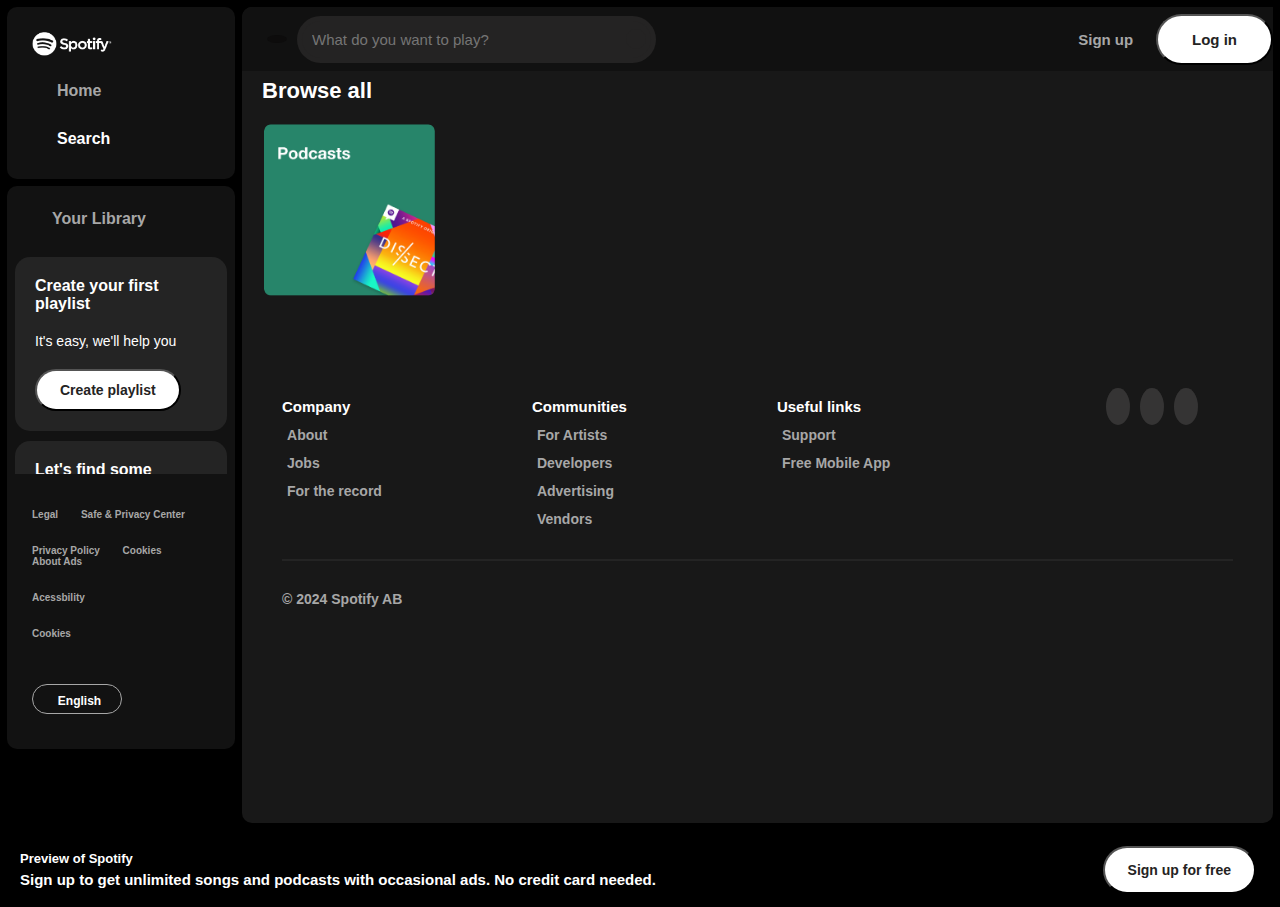
<file: index2.html>
<!DOCTYPE html>
<html lang="en">
  <head>
    <meta charset="UTF-8" />
    <meta name="viewport" content="width=device-width, initial-scale=1.0" />
    <title>Document</title>
    <link
  rel="stylesheet"
  href="https://cdnjs.cloudflare.com/ajax/libs/font-awesome/6.5.1/css/all.min.css"
  integrity="sha512-DTOQO9RWCH3ppGqcWaEA1BIZOC6xxalwEsw9c2QQeAIftl+Vegovlnee1c9QX4TctnWMn13TZye+giMm8e2LwA=="
  crossorigin="anonymous"
  referrerpolicy="no-referrer"
/>
    <link rel="stylesheet" href="/Resources/CSS/style.css" />
  </head>
  <body>
    <div class="wrapper">
      <div class="container">
        <div class="header-sidebar">
          <nav class="sidebar-nav">
           <img src="/Resources/Images/Logo.png" alt="logo spotify">
              <ul>
                <li ><i class="fa-solid fa-house"></i><span>Home</span></li>
                <li style="color:#ffffff">
                  <i class="fa-solid fa-magnifying-glass"></i><span>Search</span>
                </li>
              </ul>
            </nav>
            <nav class="sidebar-nav box2">
                <ul>
                  <li ><div class="library"><i class=" fa-solid fa-book"></i></i><span>Your Library</span></div></li>
                  <div class="create">
                    <i class="fa-solid fa-plus plus"></i>
                    <p class="hover">Create playlist or folder</p>
                    <p class="active">Create a new playlist</p>
                  </div>
                  <li>
                   <div class="sidebar-scroll">
                    <div class="playlist">
                        <h4>Create your first playlist</h4>
                        <p>It's easy, we'll help you</p>
                        <button class="btn">Create playlist</button>
                    </div>
                    <div class="playlist">
                        <h4>Let's find some podcasts to follow</h4>
                        <p>We'll keep you updated on new episodes</p>
                        <button class="btn">Browse podcasts</button>
                    </div>
                   </div>
                  </li>
                </ul>
                <div class="privacy">
                    <ul>
                      <li>
                        <a href="">Legal</a>
                        <a href="">Safe & Privacy Center</a>   
                      </li>
                      <li>
                        <a href="">Privacy Policy</a>
                        <a href="">Cookies</a>
                        <a href="">About Ads</a>
                      </li>
                      <li>
                        <a href="">Acessbility</a>
                      </li>
                      <li>
                        <a href="">Cookies</a>
                      </li>
                    </ul>
                  </div>
                  <div class="eng-btn">
                    <i class="fa-solid fa-globe"></i>
                    <button>English</button>
                  </div>
          </nav>
        </div>
        <div class="main">
          <div class="content">
            <div class="top-nav">
              <div class="prev-btn">
                <button><i style="color:#ffffff" class="fa-solid fa-chevron-left"></i></button>
                <button><i class="fa-solid fa-chevron-right"></i></button>
              </div>
              <form action="" id="search-box">
                <button id="search-btn"><i class="fa-solid fa-magnifying-glass"></i></button>
                <input type="text" placeholder="What do you want to play?" id="search-text">
              </form>
              <div class="button">
                <button class="sign-up">Sign up</button>
                <button class="btn login">Log in</button>
              </div>
            </div>
            <h2>Browse all</h2>
            <ul class="spotify albums">
              <li class="item">
                <img src="/Resources/Images/Podcasts.png" alt="Podcasts">
              </li>
            </ul>   
            <div class="footer-section">
              <div class="footer1">
                <div class="footer-links">
                  <div class="footer-column">
                    <div>Company</div>
                    <ul class="col-links">
                      <li><a href="">About</a></li>
                      <li><a href="">Jobs</a></li>
                      <li><a href="">For the record</a></li>
                    </ul>
                  </div>
                  <div class="footer-column">
                    <div>Communities</div>
                    <ul class="col-links">
                      <li><a href="">For Artists</a></li>
                      <li><a href="">Developers</a></li>
                      <li><a href="">Advertising</a></li>
                      <li><a href="">Vendors</a></li>
                    </ul>
                  </div>
                  <div class="footer-column">
                    <div>Useful links</div>
                    <ul class="col-links">
                      <li><a href="">Support</a></li>
                      <li><a href="">Free Mobile App</a></li>
                    </ul>
                  </div>  
                </div>
                <div class="social-links">
                  <div>
                    <i class="fa-brands fa-facebook"></i>
                    <i class="fa-brands fa-twitter"></i>
                    <i class="fa-brands fa-instagram"></i>
                  </div>
                </div>
              </div>
              <hr>
              <div >
                <p class="copyright">&copy; 2024 Spotify AB</p>
              </div>
            </div>
          </div>
        </div>
      </div>
        <div class="preview">
          <div class="text">
            <h4>Preview of Spotify</h4>
            <p>Sign up to get unlimited songs and podcasts with occasional ads. No credit card needed.</p>
          </div>
          <button class="btn last-btn">Sign up for free</button>
        </div>
      </div>
    <script src="/Resources/JavaScript/timkiem.js"></script>
    <script>
      let active= document.querySelector(".active");
      let plus = document.querySelector(".plus");
      plus.addEventListener("click", function(){
        active.classList.toggle("show");
      })

      document.getElementById('search-text').addEventListener('focus', function() {
        document.getElementById('search-box').style.backgroundColor = 'rgb(44, 44, 44)';
        document.getElementById('search-text').style.backgroundColor = 'rgb(44, 44, 44)';
        document.getElementById('search-btn').style.backgroundColor = 'rgb(44, 44, 44)';
      });

      document.getElementById('search-text').addEventListener('blur', function() {
        document.getElementById('search-box').style.backgroundColor = '#242323';
      });
    </script>
  </body>
</html>
</file>
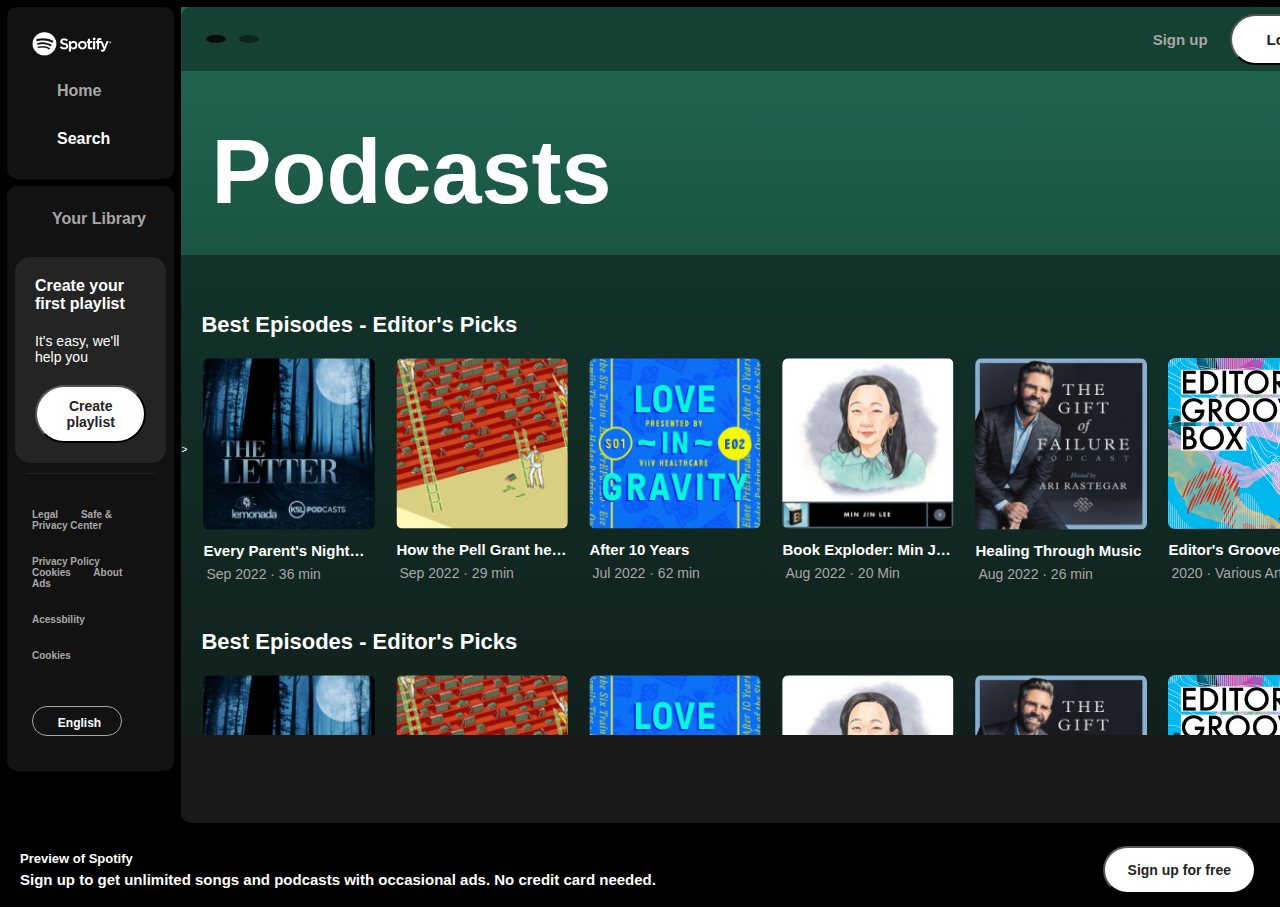
<file: index3.html>
<!DOCTYPE html>
<html lang="en">
  <head>
    <meta charset="UTF-8" />
    <meta name="viewport" content="width=device-width, initial-scale=1.0" />
    <title>Document</title>
    <link
  rel="stylesheet"
  href="https://cdnjs.cloudflare.com/ajax/libs/font-awesome/6.5.1/css/all.min.css"
  integrity="sha512-DTOQO9RWCH3ppGqcWaEA1BIZOC6xxalwEsw9c2QQeAIftl+Vegovlnee1c9QX4TctnWMn13TZye+giMm8e2LwA=="
  crossorigin="anonymous"
  referrerpolicy="no-referrer"
/>
    <link rel="stylesheet" href="/Resources/CSS/style.css" />
  </head>
  <body>
    <div class="wrapper">
      <div class="container">
        <div class="header-sidebar">
          <nav class="sidebar-nav">
           <img src="/Resources/Images/Logo.png" alt="logo spotify">
              <ul>
                <li ><i class="fa-solid fa-house"></i><span>Home</span></li>
                <li style="color:#ffffff">
                  <i class="fa-solid fa-magnifying-glass"></i><span>Search</span>
                </li>
              </ul>
            </nav>
            <nav class="sidebar-nav box2">
                <ul>
                  <li ><div class="library"><i class=" fa-solid fa-book"></i></i><span>Your Library</span></div></li>
                  <div class="create">
                    <i class="fa-solid fa-plus plus"></i>
                    <p class="hover">Create playlist or folder</p>
                    <p class="active">Create a new playlist</p>
                  </div>
                  <li>
                   <div class="sidebar-scroll">
                    <div class="playlist">
                        <h4>Create your first playlist</h4>
                        <p>It's easy, we'll help you</p>
                        <button class="btn">Create playlist</button>
                    </div>
                    <div class="playlist">
                        <h4>Let's find some podcasts to follow</h4>
                        <p>We'll keep you updated on new episodes</p>
                        <button class="btn">Browse podcasts</button>
                    </div>
                   </div>
                  </li>
                </ul>
                <div class="privacy">
                    <ul>
                      <li>
                        <a href="">Legal</a>
                        <a href="">Safe & Privacy Center</a>   
                      </li>
                      <li>
                        <a href="">Privacy Policy</a>
                        <a href="">Cookies</a>
                        <a href="">About Ads</a>
                      </li>
                      <li>
                        <a href="">Acessbility</a>
                      </li>
                      <li>
                        <a href="">Cookies</a>
                      </li>
                    </ul>
                  </div>
                  <div class="eng-btn">
                    <i class="fa-solid fa-globe"></i>
                    <button>English</button>
                  </div>
          </nav>
        </div>
        <div class="main">
          <div style="background-color: #121212" class="content">
            <div class="top-nav trang3">
              <div class="prev-btn">
                <button><i style="color:#ffffff" class="fa-solid fa-chevron-left"></i></button>
                <button style="background-color:#0c251e"><i   class="fa-solid fa-chevron-right"></i></button>
              </div>
              <div class="button">
                <button class="sign-up">Sign up</button>
                <button class="btn login">Log in</button>
              </div>
            </div>
            <div class="podcasts">
                <h1>Podcasts</h1>
            </div>>
            <div id="container">
              <h2>Best Episodes - Editor's Picks</h2>
              <ul class="spotify albums">
                <li class="item">
                  <img src="/Resources/Images/TheLetter.png" alt="Every Parent's Nightmare">
                  <div class="play-btn"><span><i class="fa-solid fa-play"></i></span></div>
                  <h4>Every Parent's Nightmare</h4>
                  <p>Sep 2022 · 36 min</p>
                </li>
                <li class="item">
                  <img src="/Resources/Images/Something.png" alt="How the Pell Grant helped">
                  <div class="play-btn"><span><i class="fa-solid fa-play"></i></span></div>
                  <h4>How the Pell Grant helped</h4>
                  <p>Sep 2022 · 29 min</p>
                </li>
                <li class="item">
                  <img src="/Resources/Images/LoveInGravity.png" alt="LoveInGravity">
                  <div class="play-btn"><span><i class="fa-solid fa-play"></i></span></div>
                  <h4>After 10 Years</h4>
                  <p>Jul 2022 · 62 min</p>
                </li>
                <li class="item">
                  <img src="/Resources/Images/MinJinLee.png" alt="MinJinLee">
                  <div class="play-btn"><span><i class="fa-solid fa-play"></i></span></div>
                  <h4>Book Exploder: Min Jin Lee</h4>
                  <p>Aug 2022 · 20 Min</p>
                </li>
                <li class="item">
                  <img src="/Resources/Images/TheGift.png" alt="TheGift">
                  <div class="play-btn"><span><i class="fa-solid fa-play"></i></span></div>
                  <h4>Healing Through Music </h4>
                  <p>Aug 2022 · 26 min</p>
                </li>
                <li class="item">
                  <img src="/Resources/Images/GrooveBox.jfif" alt="Editor's Groove Box">
                  <div class="play-btn"><span><i class="fa-solid fa-play"></i></span></div>
                  <h4>Editor's Groove Box, Vol. 2 </h4>
                  <p>2020 · Various Artists</p>
                </li>   
              </ul> 
              <h2>Best Episodes - Editor's Picks</h2>
              <ul class="spotify albums">
                <li class="item">
                  <img src="/Resources/Images/TheLetter.png" alt="Every Parent's Nightmare">
                  <div class="play-btn"><span><i class="fa-solid fa-play"></i></span></div>
                  <h4>Every Parent's Nightmare</h4>
                  <p>Sep 2022 · 36 min</p>
                </li>
                <li class="item">
                  <img src="/Resources/Images/Something.png" alt="How the Pell Grant helped">
                  <div class="play-btn"><span><i class="fa-solid fa-play"></i></span></div>
                  <h4>How the Pell Grant helped</h4>
                  <p>Sep 2022 · 29 min</p>
                </li>
                <li class="item">
                  <img src="/Resources/Images/LoveInGravity.png" alt="LoveInGravity">
                  <div class="play-btn"><span><i class="fa-solid fa-play"></i></span></div>
                  <h4>After 10 Years</h4>
                  <p>Jul 2022 · 62 min</p>
                </li>
                <li class="item">
                  <img src="/Resources/Images/MinJinLee.png" alt="MinJinLee">
                  <div class="play-btn"><span><i class="fa-solid fa-play"></i></span></div>
                  <h4>Book Exploder: Min Jin Lee</h4>
                  <p>Aug 2022 · 20 Min</p>
                </li>
                <li class="item">
                  <img src="/Resources/Images/TheGift.png" alt="TheGift">
                  <div class="play-btn"><span><i class="fa-solid fa-play"></i></span></div>
                  <h4>Healing Through Music </h4>
                  <p>Aug 2022 · 26 min</p>
                </li>
                <li class="item">
                  <img src="/Resources/Images/GrooveBox.jfif" alt="Editor's Groove Box">
                  <div class="play-btn"><span><i class="fa-solid fa-play"></i></span></div>
                  <h4>Editor's Groove Box, Vol. 2 </h4>
                  <p>2020 · Various Artists</p>
                </li>   
              </ul>
              <button id="seeAll"> See all categories <i class="fa-solid fa-chevron-right"></i></button>     
            </div>  
            <div style="background-color: #121212" class="footer-section">
              <div class="footer1">
                <div class="footer-links">
                  <div class="footer-column">
                    <div>Company</div>
                    <ul class="col-links">
                      <li><a href="">About</a></li>
                      <li><a href="">Jobs</a></li>
                      <li><a href="">For the record</a></li>
                    </ul>
                  </div>
                  <div class="footer-column">
                    <div>Communities</div>
                    <ul class="col-links">
                      <li><a href="">For Artists</a></li>
                      <li><a href="">Developers</a></li>
                      <li><a href="">Advertising</a></li>
                      <li><a href="">Vendors</a></li>
                    </ul>
                  </div>
                  <div class="footer-column">
                    <div>Useful links</div>
                    <ul class="col-links">
                      <li><a href="">Support</a></li>
                      <li><a href="">Free Mobile App</a></li>
                    </ul>
                  </div>  
                </div>
                <div class="social-links">
                  <div>
                    <i class="fa-brands fa-facebook"></i>
                    <i class="fa-brands fa-twitter"></i>
                    <i class="fa-brands fa-instagram"></i>
                  </div>
                </div>
              </div>
              <hr>
              <div >
                <p class="copyright">&copy; 2024 Spotify AB</p>
              </div>
            </div>
          </div>
        </div>
      </div>
        <div class="preview">
          <div class="text">
            <h4>Preview of Spotify</h4>
            <p>Sign up to get unlimited songs and podcasts with occasional ads. No credit card needed.</p>
          </div>
          <button class="btn last-btn">Sign up for free</button>
        </div>
      </div>
    <script>
      let active= document.querySelector(".active");
      let plus = document.querySelector(".plus");
      plus.addEventListener("click", function(){
        active.classList.toggle("show");
      })

      document.getElementById('search-text').addEventListener('focus', function() {
        document.getElementById('search-box').style.backgroundColor = 'rgb(44, 44, 44)';
        document.getElementById('search-text').style.backgroundColor = 'rgb(44, 44, 44)';
        document.getElementById('search-btn').style.backgroundColor = 'rgb(44, 44, 44)';
      });

      document.getElementById('search-text').addEventListener('blur', function() {
        document.getElementById('search-box').style.backgroundColor = '#242323';
      });
    </script>
  </body>
</html>
</file>
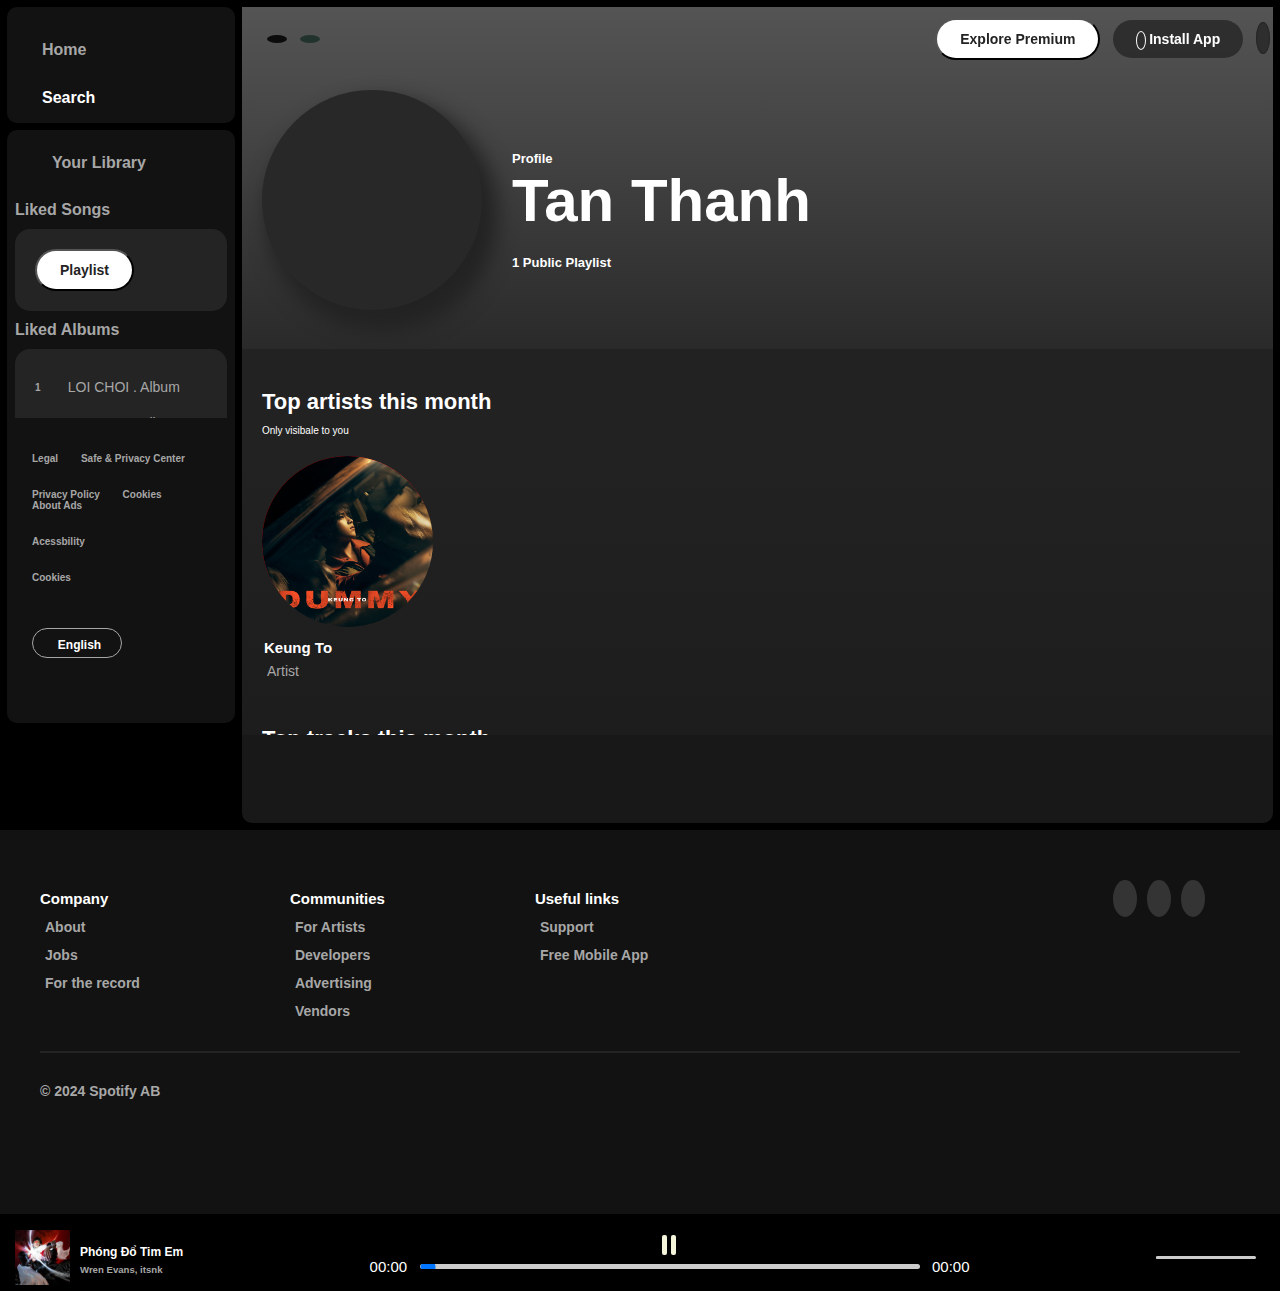
<file: index4.html>
<!DOCTYPE html>
<html lang="en">
  <head>
    <meta charset="UTF-8" />
    <meta name="viewport" content="width=device-width, initial-scale=1.0" />
    <title>Document</title>
    <link
  rel="stylesheet"
  href="https://cdnjs.cloudflare.com/ajax/libs/font-awesome/6.5.1/css/all.min.css"
  integrity="sha512-DTOQO9RWCH3ppGqcWaEA1BIZOC6xxalwEsw9c2QQeAIftl+Vegovlnee1c9QX4TctnWMn13TZye+giMm8e2LwA=="
  crossorigin="anonymous"
  referrerpolicy="no-referrer"
/>
    <link rel="stylesheet" href="/Resources/CSS/style.css" />
  </head>
  <body>
    <div class="wrapper">
      <div class="container">
        <div class="header-sidebar">
          <nav style="padding:10px" class="sidebar-nav">
              <ul>
                <li ><i class="fa-solid fa-house"></i><span>Home</span></li>
                <li style="color:#ffffff">
                  <i class="fa-solid fa-magnifying-glass"></i><span>Search</span>
                </li>
              </ul>
            </nav>
            <nav style="padding-bottom:50px" class="sidebar-nav box2">
                <ul>
                  <li ><div class="library"><i class=" fa-solid fa-book"></i></i><span>Your Library</span></div></li>
                  <div class="create">
                    <i class="fa-solid fa-plus plus"></i>
                    <p class="hover">Create playlist or folder</p>
                    <p class="active">Create a new playlist</p>
                  </div>
                  <li>
                   <div class="sidebar-scroll">
                    <h4>Liked Songs</h4>
                    <div class="playlist liked liked-songs">
                      <a href="index5.html">
                        <button class="btn">Playlist</button>
                      </a>
                    </div>
                    <h4>Liked Albums</h4>
                    <div class="playlist liked liked-albums">
                      <div class="liked-item">
                        <span>1</span>
                        <p>LOI CHOI . Album</p>
                        <i class="fa-regular fa-heart"></i>
                      </div>
                      <div class="liked-item">
                        <span>1</span>
                        <p>LOI CHOI . Album</p>
                        <i class="fa-regular fa-heart"></i>
                      </div>
                      <div class="liked-item">
                        <span>1</span>
                        <p>LOI CHOI . Album</p>
                        <i class="fa-regular fa-heart"></i>
                      </div>
                      <div class="liked-item">
                        <span>1</span>
                        <p>LOI CHOI . Album</p>
                        <i class="fa-regular fa-heart"></i>
                      </div>
                    </div>
                  </div>
                  </li>
                </ul>
                <div class="privacy">
                    <ul>
                      <li>
                        <a href="">Legal</a>
                        <a href="">Safe & Privacy Center</a>   
                      </li>
                      <li>
                        <a href="">Privacy Policy</a>
                        <a href="">Cookies</a>
                        <a href="">About Ads</a>
                      </li>
                      <li>
                        <a href="">Acessbility</a>
                      </li>
                      <li>
                        <a href="">Cookies</a>
                      </li>
                    </ul>
                  </div>
                  <div class="eng-btn">
                    <i class="fa-solid fa-globe"></i>
                    <button>English</button>
                  </div>
          </nav>
        </div>
        <div  class="main">
          <div  class="content">
            <div style="background-color:transparent" class="top-nav trang3">
              <div class="prev-btn">
                <button><i style="color:#ffffff" class="fa-solid fa-chevron-left"></i></button>
                <button style="background-color:#0c251eac"><i   class="fa-solid fa-chevron-right"></i></button>
              </div>
              <div class="button">
                <button class="btn">Explore Premium</button>
                <button class="btn install"><i class="fa-solid fa-down-long"></i> Install App</button>
                <div class="notif"><i class="fa-regular fa-bell"></i></div>
            </div>
            </div>
            <div class="Music-play">
                <div class ="avatar">
                  <i class="fa-regular fa-user"></i>
                </div>
                <div class="content">
                    <p class="catagory">Profile</p>
                    <h2 class="user_name">Tan Thanh</h2>
                    <p class="describe">1 Public Playlist</p>
                </div>
            </div>
            <div id="Playlist" style="padding:0">
              <h2 style="margin-top: 40px;">Top artists this month</h2>
              <p style="margin:10px 20px;">Only visibale to you</p>
              <ul class="spotify artists user_playlist">             
                <li class="item">
                  <img src="/Resources/Images/KeungTo.jfif" alt="Keung To">
                  <div class="play-btn"><span><i class="fa-solid fa-play"></i></span></div>
                  <h4>Keung To</h4>
                  <p>Artist</p></li>
              </ul>
              <div class="playlist-song">
                <h2>Top tracks this month</h2>
                <p style="margin:10px 20px;">Only visibale to you</p>
                <ul>
                  <li class="songItem">
                    <span class="soTT">1</span>
                    <img src="/Resources/Images2/MAKINGMYWAY.jfif">
                    <h5 class="songname">MAKING MY WAY</h5>
                    <p class="artist">Sơn Tùng M-TP</p>
                    <div class="like-btn"><i class="fa-regular fa-heart"></i></div>
                    <span class="songtime">2:14</span>
                  </li> 
                  <li class="songItem">
                    <span class="soTT">1</span>
                    <img src="/Resources/Images2/MAKINGMYWAY.jfif">
                    <h5 class="songname">MAKING MY WAY</h5>
                    <p class="artist">Sơn Tùng M-TP</p>
                    <div class="like-btn"><i class="fa-regular fa-heart"></i></div>
                    <span class="songtime">2:14</span>
                  </li> 
                  <li class="songItem">
                    <span class="soTT">1</span>
                    <img src="/Resources/Images2/MAKINGMYWAY.jfif">
                    <h5 class="songname">MAKING MY WAY</h5>
                    <p class="artist">Sơn Tùng M-TP</p>
                    <div class="like-btn"><i class="fa-regular fa-heart"></i></div>
                    <span class="songtime">2:14</span>
                  </li> 
                  <li class="songItem">
                    <span class="soTT">1</span>
                    <img src="/Resources/Images2/MAKINGMYWAY.jfif">
                    <h5 class="songname">MAKING MY WAY</h5>
                    <p class="artist">Sơn Tùng M-TP</p>
                    <div class="like-btn"><i class="fa-regular fa-heart"></i></div>
                    <span class="songtime">2:14</span>
                  </li> 
                  <li class="songItem">
                    <span class="soTT">1</span>
                    <img src="/Resources/Images2/MAKINGMYWAY.jfif">
                    <h5 class="songname">MAKING MY WAY</h5>
                    <p class="artist">Sơn Tùng M-TP</p>
                    <div class="like-btn"><i class="fa-regular fa-heart"></i></div>
                    <span class="songtime">2:14</span>
                  </li> 
                </ul>
              </div>
              <h2 style="margin-top: 40px;">PUBLIC PLAYLIST</h2>
              <ul class="spotify albums user_playlist">             
                <li class="item">
                  <img src="/Resources/Images2/playlist.png" alt="Keung To">
                  <div class="play-btn"><span><i class="fa-solid fa-play"></i></span></div>
                  <h4>My Playlist #1</h4>
                  <p>By Tan Thanh</p>
                </li>
              </ul>
              </div>
            </div> 
            </div>  
            </div>
            <div style="background-color: #121212" class="footer-section">
              <div class="footer1">
                <div class="footer-links">
                  <div class="footer-column">
                    <div>Company</div>
                    <ul class="col-links">
                      <li><a href="">About</a></li>
                      <li><a href="">Jobs</a></li>
                      <li><a href="">For the record</a></li>
                    </ul>
                  </div>
                  <div class="footer-column">
                    <div>Communities</div>
                    <ul class="col-links">
                      <li><a href="">For Artists</a></li>
                      <li><a href="">Developers</a></li>
                      <li><a href="">Advertising</a></li>
                      <li><a href="">Vendors</a></li>
                    </ul>
                  </div>
                  <div class="footer-column">
                    <div>Useful links</div>
                    <ul class="col-links">
                      <li><a href="">Support</a></li>
                      <li><a href="">Free Mobile App</a></li>
                    </ul>
                  </div>  
                </div>
                <div class="social-links">
                  <div>
                    <i class="fa-brands fa-facebook"></i>
                    <i class="fa-brands fa-twitter"></i>
                    <i class="fa-brands fa-instagram"></i>
                  </div>
                </div>
              </div>
              <hr>
              <div >
                <p class="copyright">&copy; 2024 Spotify AB</p>
              </div>
            </div>
          </div>
        </div>
      </div>
      <div class="preview music-box">
        <audio src="" id="audio"></audio>
          <div class="play-song">
            <img src="/Resources/Images/WrenEvans.jpg" alt="">
            <h5 class="play-songname">
              Phóng Đổ Tim Em
              <br>
              <p class="subtitle">Wren Evans, itsnk</p>
            </h5>
          </div>
          <div class="play-box">
            <div class="controls">
              <button class=" btnback"><i class="fa-solid fa-backward-step"></i></i></button>
              <button class="btn-play">
                <span></span>
                <span></span>
              </button>
              <button class="btnnext">
                <i class="fa-solid fa-forward-step"></i>
              </button>
            </div>
            <div class="music-slider">
              <input type="range" value="0" class="seek-bar" />
              <span class="current-time">00:00</span>
              <span class="music-time">00:00</span>
            </div>
          </div>
          <div class="music-volumn">
            <span><i id="vol-icon" class="fa-solid fa-volume-low"></i></span>
            <input type="range" value="0" class="volumn" />
          </div>
      </div>
    </div>
    <script src="/Resources/JavaScript/jscript.js"></script>
    <script>
      let active= document.querySelector(".active");
      let plus = document.querySelector(".plus");
      plus.addEventListener("click", function(){
        active.classList.toggle("show");
      })

    </script>
  </body>
</html>
</file>
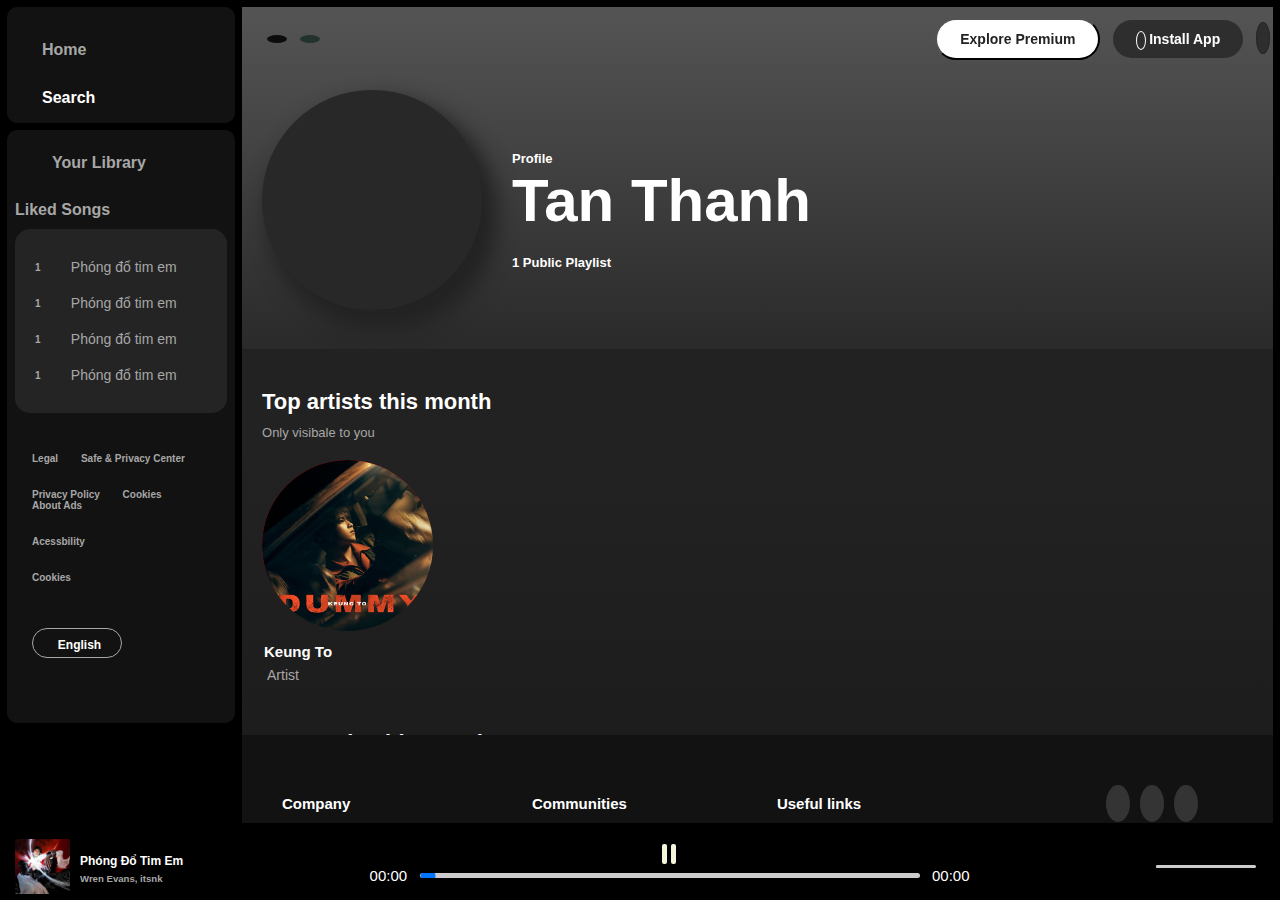
<file: index5.html>
<!DOCTYPE html>
<html lang="en">
  <head>
    <meta charset="UTF-8" />
    <meta name="viewport" content="width=device-width, initial-scale=1.0" />
    <title>Document</title>
    <link
  rel="stylesheet"
  href="https://cdnjs.cloudflare.com/ajax/libs/font-awesome/6.5.1/css/all.min.css"
  integrity="sha512-DTOQO9RWCH3ppGqcWaEA1BIZOC6xxalwEsw9c2QQeAIftl+Vegovlnee1c9QX4TctnWMn13TZye+giMm8e2LwA=="
  crossorigin="anonymous"
  referrerpolicy="no-referrer"
/>
    <link rel="stylesheet" href="/Resources/CSS/style.css" />
  </head>
  <body>
    <div class="wrapper">
      <div class="container">
        <div class="header-sidebar">
          <nav style="padding:10px" class="sidebar-nav">
              <ul>
                <li ><i class="fa-solid fa-house"></i><span>Home</span></li>
                <li style="color:#ffffff">
                  <i class="fa-solid fa-magnifying-glass"></i><span>Search</span>
                </li>
              </ul>
            </nav>
            <nav style="padding-bottom:50px" class="sidebar-nav box2">
                <ul>
                  <li ><div class="library"><i class=" fa-solid fa-book"></i></i><span>Your Library</span></div></li>
                  <div class="create">
                    <i class="fa-solid fa-plus plus"></i>
                    <p class="hover">Create playlist or folder</p>
                    <p class="active">Create a new playlist</p>
                  </div>
                  <li>
                   <div class="sidebar-scroll">
                    <h4>Liked Songs</h4>
                    <div class="playlist liked liked-songs">
                      <div class="liked-item">
                        <span>1</span>
                        <p>Phóng đổ tim em</p>
                        <i class="fa-regular fa-heart"></i>
                      </div>
                      <div class="liked-item">
                        <span>1</span>
                        <p>Phóng đổ tim em</p>
                        <i class="fa-regular fa-heart"></i>
                      </div>
                      <div class="liked-item">
                        <span>1</span>
                        <p>Phóng đổ tim em</p>
                        <i class="fa-regular fa-heart"></i>
                      </div>
                      <div class="liked-item">
                        <span>1</span>
                        <p>Phóng đổ tim em</p>
                        <i class="fa-regular fa-heart"></i>
                      </div>
                    </div>
                    <h4>Liked Albums</h4>
                    <div class="playlist liked liked-albums">
                      <div class="liked-item">
                        <span>1</span>
                        <p>LOI CHOI . Album</p>
                        <i class="fa-regular fa-heart"></i>
                      </div>
                      <div class="liked-item">
                        <span>1</span>
                        <p>LOI CHOI . Album</p>
                        <i class="fa-regular fa-heart"></i>
                      </div>
                      <div class="liked-item">
                        <span>1</span>
                        <p>LOI CHOI . Album</p>
                        <i class="fa-regular fa-heart"></i>
                      </div>
                      <div class="liked-item">
                        <span>1</span>
                        <p>LOI CHOI . Album</p>
                        <i class="fa-regular fa-heart"></i>
                      </div>
                    </div>
                  </div>
                  </li>
                </ul>
                <div class="privacy">
                    <ul>
                      <li>
                        <a href="">Legal</a>
                        <a href="">Safe & Privacy Center</a>   
                      </li>
                      <li>
                        <a href="">Privacy Policy</a>
                        <a href="">Cookies</a>
                        <a href="">About Ads</a>
                      </li>
                      <li>
                        <a href="">Acessbility</a>
                      </li>
                      <li>
                        <a href="">Cookies</a>
                      </li>
                    </ul>
                  </div>
                  <div class="eng-btn">
                    <i class="fa-solid fa-globe"></i>
                    <button>English</button>
                  </div>
          </nav>
        </div>
        <div  class="main">
          <div  class="content">
            <div style="background-color:transparent" class="top-nav trang3">
              <div class="prev-btn">
                <button><i style="color:#ffffff" class="fa-solid fa-chevron-left"></i></button>
                <button style="background-color:#0c251eac"><i   class="fa-solid fa-chevron-right"></i></button>
              </div>
              <div class="button">
                <button class="btn">Explore Premium</button>
                <button class="btn install"><i class="fa-solid fa-down-long"></i> Install App</button>
                <div class="notif"><i class="fa-regular fa-bell"></i></div>
            </div>
            </div>
            <div class="Music-play">
              <div class ="avatar">
                <i class="fa-regular fa-user"></i>
              </div>
              <div class="content">
                  <p class="catagory">Profile</p>
                  <h2 class="user_name" style="cursor: pointer;">Tan Thanh</h2>
                  <p class="describe">1 Public Playlist</p>
                  <div class ="user_box">
                    <h3>Profile details</h3>
                    <span><i class="fa-solid fa-x"></i></span>
                    <div class="box_setting">
                      <div class ="avatar">
                        <i class="fa-regular fa-user"></i>
                      </div>
                      <div>
                        <input type="text" value="Tan Thanh">
                        <br>
                        <button class="btn">Save</button>
                      </div>
                    </div>
                    <p style="margin: 20px; font-size: 120%;">
                      By proceeding, you agree to give Spotify access to the image you choose to upload. Please make sure you have the right to upload the image.
                    </p>
                  </div>
              </div>
            </div>
            <div id="Playlist" style="padding:0">
              <h2 style="margin-top: 40px;">Top artists this month</h2>
              <p style="margin:10px 20px;
              font-size: 130%;
              color: #a7a7a7">Only visibale to you</p>
              <ul class="spotify artists user_playlist">             
                <li class="item">
                  <img src="/Resources/Images/KeungTo.jfif" alt="Keung To">
                  <div class="play-btn"><span><i class="fa-solid fa-play"></i></span></div>
                  <h4>Keung To</h4>
                  <p>Artist</p></li>
              </ul>
              <div class="playlist-song">
                <h2>Top tracks this month</h2>
                <p style="margin:10px 20px;
                font-size: 130%;
                color: #a7a7a7">Only visibale to you</p>
                <ul>
                  <li class="songItem">
                    <span class="soTT">1</span>
                    <img src="/Resources/Images2/MAKINGMYWAY.jfif">
                    <h5 class="songname">MAKING MY WAY</h5>
                    <p class="artist">Sơn Tùng M-TP</p>
                    <div class="like-btn"><i class="fa-regular fa-heart"></i></div>
                    <span class="songtime">2:14</span>
                  </li> 
                  <li class="songItem">
                    <span class="soTT">1</span>
                    <img src="/Resources/Images2/MAKINGMYWAY.jfif">
                    <h5 class="songname">MAKING MY WAY</h5>
                    <p class="artist">Sơn Tùng M-TP</p>
                    <div class="like-btn"><i class="fa-regular fa-heart"></i></div>
                    <span class="songtime">2:14</span>
                  </li> 
                  <li class="songItem">
                    <span class="soTT">1</span>
                    <img src="/Resources/Images2/MAKINGMYWAY.jfif">
                    <h5 class="songname">MAKING MY WAY</h5>
                    <p class="artist">Sơn Tùng M-TP</p>
                    <div class="like-btn"><i class="fa-regular fa-heart"></i></div>
                    <span class="songtime">2:14</span>
                  </li> 
                  <li class="songItem">
                    <span class="soTT">1</span>
                    <img src="/Resources/Images2/MAKINGMYWAY.jfif">
                    <h5 class="songname">MAKING MY WAY</h5>
                    <p class="artist">Sơn Tùng M-TP</p>
                    <div class="like-btn"><i class="fa-regular fa-heart"></i></div>
                    <span class="songtime">2:14</span>
                  </li> 
                  <li class="songItem">
                    <span class="soTT">1</span>
                    <img src="/Resources/Images2/MAKINGMYWAY.jfif">
                    <h5 class="songname">MAKING MY WAY</h5>
                    <p class="artist">Sơn Tùng M-TP</p>
                    <div class="like-btn"><i class="fa-regular fa-heart"></i></div>
                    <span class="songtime">2:14</span>
                  </li> 
                </ul>
              </div>
              <h2 style="margin-top: 40px;">PUBLIC PLAYLIST</h2>
              <ul class="spotify albums user_playlist">             
                <li class="item">
                  <img src="/Resources/Images2/playlist.png" alt="Keung To">
                  <div class="play-btn"><span><i class="fa-solid fa-play"></i></span></div>
                  <h4>My Playlist #1</h4>
                  <p>By Tan Thanh</p>
                </li>
              </ul>
              </div>
            </div>  
            <div style="background-color: #121212" class="footer-section">
              <div class="footer1">
                <div class="footer-links">
                  <div class="footer-column">
                    <div>Company</div>
                    <ul class="col-links">
                      <li><a href="">About</a></li>
                      <li><a href="">Jobs</a></li>
                      <li><a href="">For the record</a></li>
                    </ul>
                  </div>
                  <div class="footer-column">
                    <div>Communities</div>
                    <ul class="col-links">
                      <li><a href="">For Artists</a></li>
                      <li><a href="">Developers</a></li>
                      <li><a href="">Advertising</a></li>
                      <li><a href="">Vendors</a></li>
                    </ul>
                  </div>
                  <div class="footer-column">
                    <div>Useful links</div>
                    <ul class="col-links">
                      <li><a href="">Support</a></li>
                      <li><a href="">Free Mobile App</a></li>
                    </ul>
                  </div>  
                </div>
                <div class="social-links">
                  <div>
                    <i class="fa-brands fa-facebook"></i>
                    <i class="fa-brands fa-twitter"></i>
                    <i class="fa-brands fa-instagram"></i>
                  </div>
                </div>
              </div>
              <hr>
              <div >
                <p class="copyright">&copy; 2024 Spotify AB</p>
              </div>
            </div>
          </div>
        </div>
      </div>
      <div class="preview music-box">
        <audio src="" id="audio"></audio>
          <div class="play-song">
            <img src="/Resources/Images/WrenEvans.jpg" alt="">
            <h5 class="play-songname">
              Phóng Đổ Tim Em
              <br>
              <p class="subtitle">Wren Evans, itsnk</p>
            </h5>
          </div>
          <div class="play-box">
            <div class="controls">
              <button class=" btnback"><i class="fa-solid fa-backward-step"></i></i></button>
              <button class="btn-play">
                <span></span>
                <span></span>
              </button>
              <button class="btnnext">
                <i class="fa-solid fa-forward-step"></i>
              </button>
            </div>
            <div class="music-slider">
              <input type="range" value="0" class="seek-bar" />
              <span class="current-time">00:00</span>
              <span class="music-time">00:00</span>
            </div>
          </div>
          <div class="music-volumn">
            <span><i id="vol-icon" class="fa-solid fa-volume-low"></i></span>
            <input type="range" value="0" class="volumn" />
          </div>
      </div>
    </div>
    <script src="/Resources/JavaScript/playlist.js"></script>
    <script>
      let active= document.querySelector(".active");
      let plus = document.querySelector(".plus");
      let user_name=document.querySelector(".user_name");
      let user_box=document.querySelector(".user_box");
      let exit=document.querySelector(".user_box span");
      plus.addEventListener("click", function(){
        active.classList.toggle("show");
      })
      user_name.addEventListener("click", function(){
        user_box.classList.toggle("show");
      })
      exit.addEventListener("click", function(){
        user_box.classList.remove("show");
      })
    </script>
  </body>
</html>
</file>
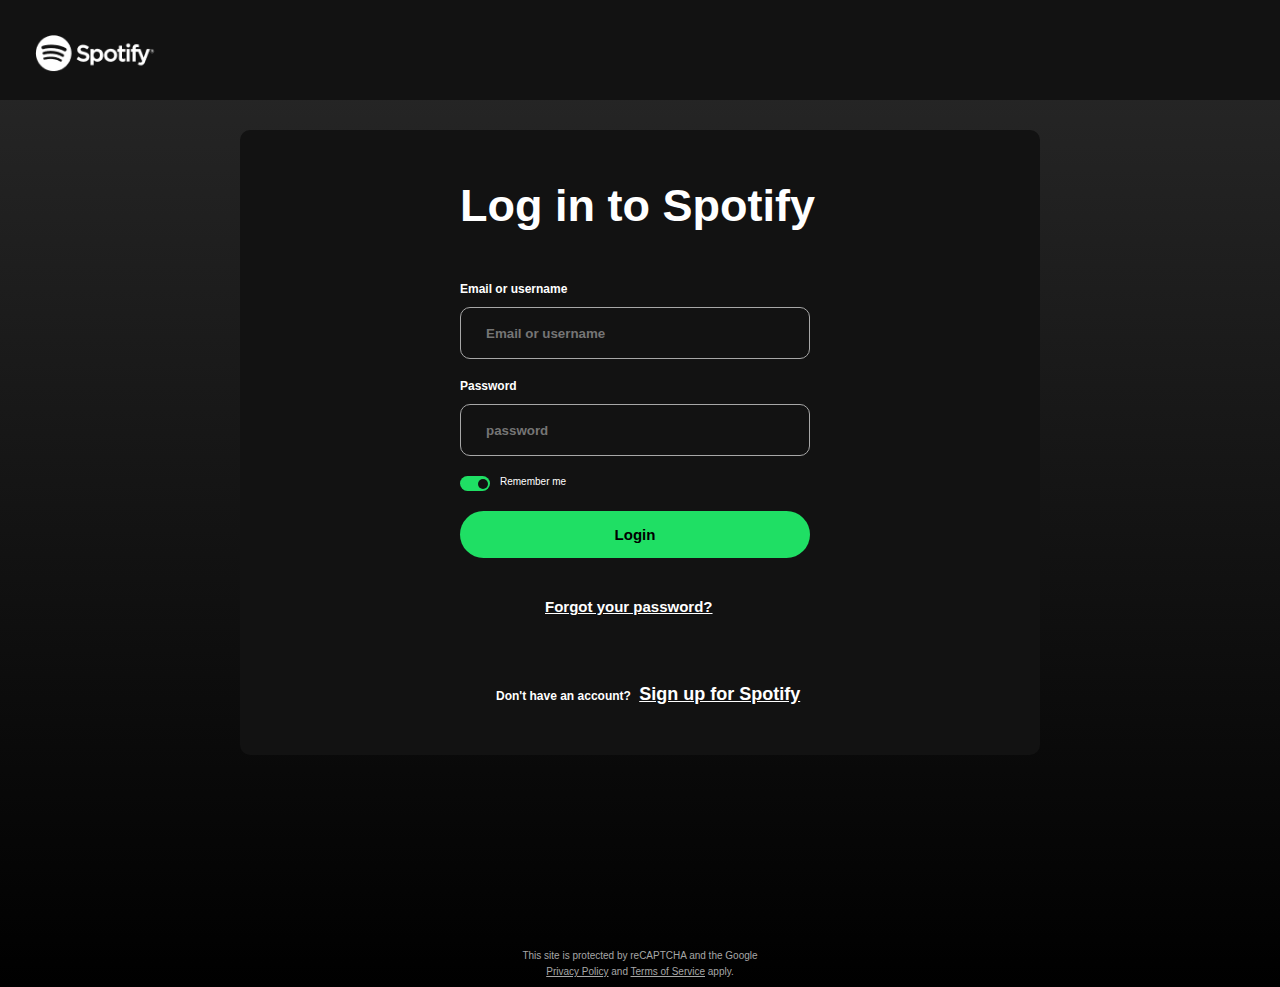
<file: Login.html>
<!DOCTYPE html>
<html lang="en">
  <head>
    <meta charset="UTF-8" />
    <meta name="viewport" content="width=device-width, initial-scale=1.0" />
    <title>Sign up</title>
    <link rel="stylesheet" href="/Resources/CSS/signup.css"></link>
    <link
    rel="stylesheet"
    href="https://cdnjs.cloudflare.com/ajax/libs/font-awesome/6.5.1/css/all.min.css"
    integrity="sha512-DTOQO9RWCH3ppGqcWaEA1BIZOC6xxalwEsw9c2QQeAIftl+Vegovlnee1c9QX4TctnWMn13TZye+giMm8e2LwA=="
    crossorigin="anonymous"
    referrerpolicy="no-referrer" />
  </head>
  <body class="login_body">
    <header class="login_header">
      <img style="margin: 35px; width:120px" src="/Resources/Images/Logo.png" />
    </header>
    <main>
      <div class="sign_up login">
       <form action="">
        <h2>Log in to Spotify</h2>
        <div>
          <p>Email or username</p>
          <br />
          <input type="emial" class="email" placeholder="Email or username" />
        </div>
        <div class="error error-email"></div>
        <div>
          <p>Password</p>
          <br />
          <input type="password" class="password" placeholder="password" />
        </div>
        <div class="error error-password"></div>
        <label id="remember" class="switch">
            <input type="checkbox" checked>
            <span class="slider round"></span>
        </label><p class="remember">Remember me</p>
        <br />
        <button class="login_btn" type="">Login</button>
        <br>
        <a class="forgot" href=""> Forgot your password?</a>
        <br />
        <p class="have">Don't have an account? <a href="Singup.html">Sign up for Spotify</a></p>
      </div>
      <div class="sign_up_footer">
        <p>This site is protected by reCAPTCHA and the Google </p>
        <p><a href="">Privacy Policy</a> and <a href="">Terms of Service</a> apply.</p>
       </form>
     </div>
    </main>
    <footer>
    </footer>
    <script src="/Resources/JavaScript/Login.js"></script>
  </body>
</html>
</file>
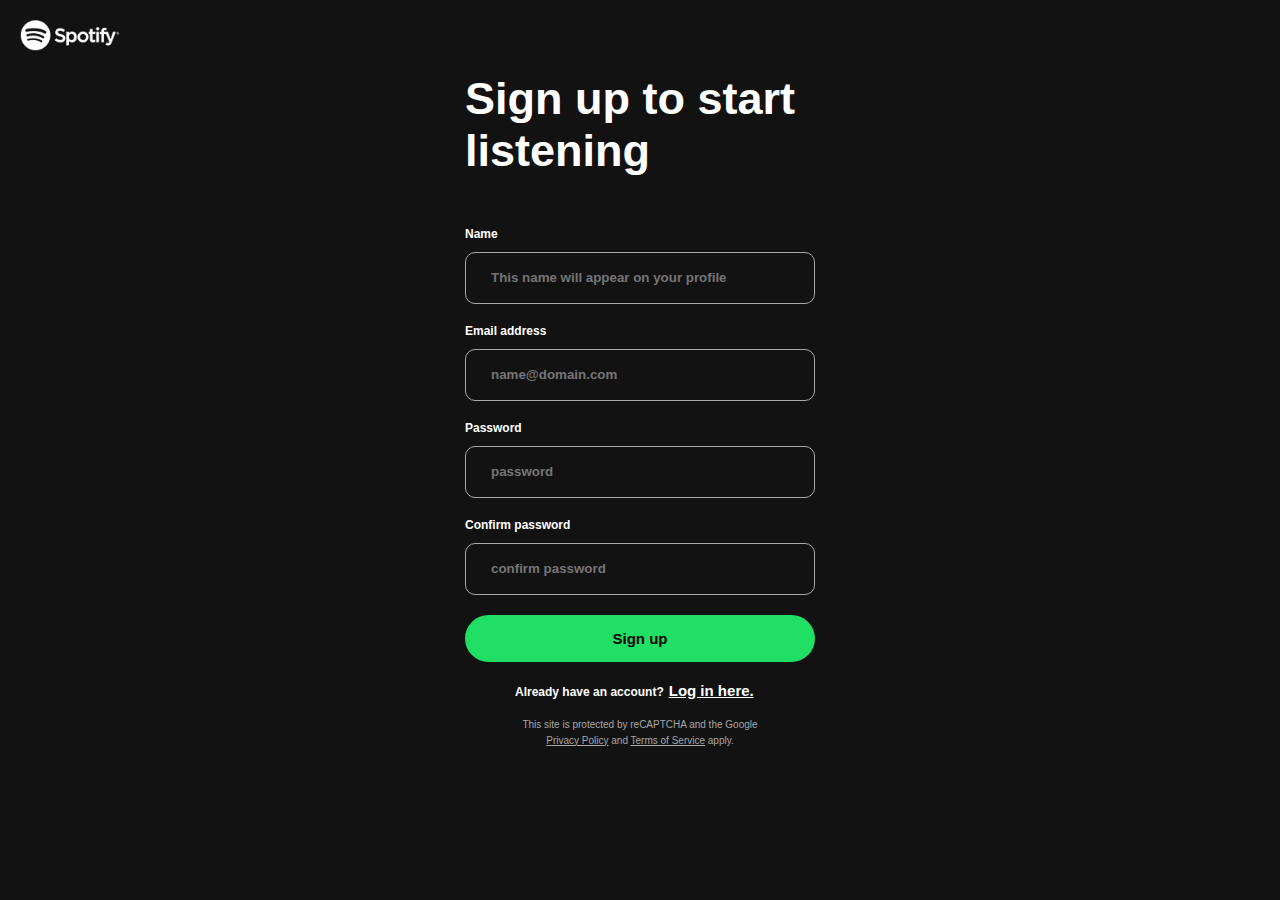
<file: Singup.html>
<!DOCTYPE html>
<html lang="en">
  <head>
    <meta charset="UTF-8" />
    <meta name="viewport" content="width=device-width, initial-scale=1.0" />
    <title>Sign up</title>
    <link rel="stylesheet" href="/Resources/CSS/signup.css"></link>
    <link
    rel="stylesheet"
    href="https://cdnjs.cloudflare.com/ajax/libs/font-awesome/6.5.1/css/all.min.css"
    integrity="sha512-DTOQO9RWCH3ppGqcWaEA1BIZOC6xxalwEsw9c2QQeAIftl+Vegovlnee1c9QX4TctnWMn13TZye+giMm8e2LwA=="
    crossorigin="anonymous"
    referrerpolicy="no-referrer" />
  </head>
  <body>
    <header >
      <img style="margin: 20px; width:100px" src="/Resources/Images/Logo.png" />
    </header>
    <main>
      <div class="sign_up">
        <form action="">
          <h2>Sign up to start listening</h2>
          <div>
            <p>Name</p>
            <br>
            <input type="text" class="username" placeholder="This name will appear on your profile" />
          </div>
          <div class="error error-username"></div>
          <div>
            <p>Email address</p>
            <br />
            <input type="email" class="email" placeholder="name@domain.com" />
          </div>
          <div class="error error-email"></div>
          <div>
            <p>Password</p>
            <br />
            <input type="password" class="password" placeholder="password" />
          </div>
          <div class="error error-password"></div>
          <div>
            <p>Confirm password</p>
            <br />
            <input
              type="password"
              class="confirm_password"
              placeholder="confirm password"
              />
          </div>
          <div class="error error-confirmPassword"></div>
          <button class="signup_btn" type="submit">Sign up</button>
          <br />
          <p style="margin-left:50px; display:inline-block">Already have an account? </p><a href="Login.html">Log in here.</a>
        </form>
      </div>
      <div class="sign_up_footer">
        <p>This site is protected by reCAPTCHA and the Google </p>
        <p><a href="">Privacy Policy</a> and <a href="">Terms of Service</a> apply.</p>
     </div>
    </main>
    <footer>
    </footer>
    <script src="/Resources/JavaScript/Signup.js"></script>
  </body>
</html>
</file>
<file: Resources/CSS/style.css>
* {
  margin: 0;
  padding: 0;
  box-sizing: border-box;
}
html {
  color: white;
}
body {
  font-family: Helvetica, sans-serif;
  font-size: 10px;
  background-color: #000000;
  overflow-y: auto;
  position: relative;
  width: 100%;
}
ul {
  list-style: none;
}
a {
  text-decoration: none;
}
.btn {
  font-size: 140%;
  font-weight: 600;
  color: #242323;
  background-color: #fff;
  padding: 11px 23px;
  border-radius: 40px;
  cursor: pointer;
}
.btn:hover {
  transform: scale(105%);
}
::-webkit-scrollbar {
  background: transparent;
  width: 2px;
}
::-webkit-scrollbar-thumb {
  background: transparent;
  width: 2px;
}
:root {
  --footer-height: 70px;
  --gap-layout: 7px;
}

.wrapper {
  display: flex;
  flex-direction: column;
  gap: var(--gap-layout);
}

.container {
  padding: 7px;
  padding-bottom: 0;
  display: flex;
  gap: var(--gap-layout);
  overflow: hidden;
  height: calc(100vh - var(--footer-height) - var(--gap-layout));
}
.container::-webkit-scrollbar {
  width: 5px;
  background: #242424;
}
.container::-webkit-scrollbar-thumb {
  width: 5px;
  background: #242424;
}
/*-----------------------SiderBar-Nav-------------------------*/
.header-sidebar {
  width: 280px;
}
.sidebar-nav {
  background-color: #121212;
  color: #a7a7a7;
  font-weight: 600;
  padding: 25px;
  margin-bottom: 7px;
  border-radius: 10px;
}
.sidebar-nav img {
  width: 80px;
}
.sidebar-nav ul {
  list-style: none;
}
.sidebar-nav ul li {
  padding: 20px 5px;
  margin-bottom: 5px;
  padding-bottom: 0;
  transition: all 0.3s;
}
.sidebar-nav ul li:hover {
  color: #ffffff;
}
.sidebar-nav ul li i {
  font-size: 200%;
}
.sidebar-nav ul li span {
  font-size: 160%;
  margin-left: 20px;
}
/*-----------------------Sidbar-Nav-Library-------------------------*/
.box2 {
  padding: 0;
  padding-bottom: 20px;
  position: relative;
}
.library {
  margin-left: 20px;
  display: inline-block;
}
.create {
  position: relative;
}

.plus {
  font-size: 170%;
  float: right;
  padding: 5px 6px;
  border-radius: 20px;
  margin-top: -28px;
  margin-right: 20px;
  position: relative;
}
.plus:hover {
  color: #ffffff;
  background-color: #000000;
}
.create p {
  position: absolute;
}
.create .hover {
  background-color: #242424;
  color: #ffffff;
  font-weight: 400;
  padding: 7px;
  font-size: 140%;
  top: -70px;
  right: -30px;
  display: none;
  position: absolute;
}
.plus:hover ~ .hover {
  display: block;
}
.create .active {
  cursor: pointer;
  font-weight: 400;
  background-color: #242424;
  padding: 15px;
  font-size: 140%;
  right: -100px;
  position: absolute;
  display: none;
}

.create .show {
  display: block;
}

.create .active:hover {
  color: #ffffff;
}
/*-----------------------Sidbar-Nav-Scroll-------------------------*/
.sidebar-scroll {
  height: 220px;
  width: 100%;
  padding: 3px;
  overflow: auto;
}
.sidebar-scroll::-webkit-scrollbar {
  background: transparent;
  overflow: auto;
  width: 10px;
}

.sidebar-scroll::-webkit-scrollbar-thumb {
  overflow: auto;
  background: transparent;
  border-radius: 10px;
}

.sidebar-scroll:hover::-webkit-scrollbar-thumb {
  background: rgba(194, 192, 192, 10);
}

.playlist {
  background-color: #242424;
  border-radius: 15px;
  padding: 20px;
  color: #ffffff;
  margin-bottom: 10px;
}
.sidebar-scroll h4 {
  font-size: 160%;
  margin-bottom: 10px;
  font-weight: 600;
}
.playlist p {
  font-size: 140%;
  font-weight: 500;
  padding: 10px 0;
  margin-bottom: 10px;
}
.liked .liked-item {
  display: flex;
  align-items: center;
  justify-content: space-between;
  font-size: 100%;
  color: #a7a7a7;
}
.liked .liked-item span {
  font-size: 100%;
}
.liked .liked-item span {
  margin: 0;
  padding: 0;
}
.liked .liked-item span:hover {
  color: white;
}
.liked .liked-item p {
  margin: 0;
}
.liked .liked-item p:hover {
  color: white;
}
.liked .liked-item i {
  opacity: 0;
}
.liked .liked-item:hover i {
  opacity: 1;
}
.liked .liked-item i:hover {
  color: white;
}

/*-----------------------Sidbar-Nav-Privacy-------------------------*/
.privacy {
  padding: 10px 20px;
}
.privacy ul li a {
  color: #a7a7a7;
  text-decoration: none;
  font-weight: 600;
  margin-right: 20px;
}
.privacy ul li a:hover {
  text-decoration: underline;
}
.eng-btn {
  line-height: 30px;
  text-align: center;
  width: 90px;
  height: 30px;
  margin-left: 25px;
  margin-top: 30px;
  color: #ffffff;
  border: 1px solid #a7a7a7;
  border-radius: 20px;
  margin-bottom: 15px;
}
.eng-btn i {
  font-size: 140%;
  margin-right: 5px;
}
.eng-btn button {
  border: 0;
  font-size: 120%;
  font-weight: bold;
  background-color: transparent;
  outline: none;
  color: #ffffff;
}
.eng-btn:hover {
  transform: scale(103%);
  border: 1px solid #ffffff;
}
/*----------------------------Main----------------------*/
.top-nav .prev-btn {
  margin-left: 20px;
}
.top-nav .prev-btn button {
  background-color: transparent;
  color: #a7a7a7;
  border: 0;
  outline: 0;
  margin: 5px;
  padding: 4px 10px;
  border-radius: 50%;
  background-color: #0d0c0c;
  font-size: 200%;
  font-weight: lighter;
}
.sign-up {
  background-color: transparent;
  border: 0;
  outline: 0;
  color: #a7a7a7;
  font-size: 150%;
  font-weight: bold;
  margin-right: 20px;
}
.sign-up:hover {
  transform: scale(105%);
  color: #fff;
}
.login {
  padding: 15px 34px;
  font-size: 150%;
}
.main {
  background-color: #181818;
  /* width: calc(85% - 21px); */
  width: 100%;
  border-radius: 10px;
}
.content {
  height: 728px;
  overflow-y: scroll;
}
.top-nav {
  height: 64px;
  position: sticky;
  top: 0;
  border-top-left-radius: 10px;
  background-color: #111111f9;
  display: flex;
  align-items: center;
  justify-content: space-between;
}
h2 {
  display: inline-block;
  color: white;
  font-weight: bold;
  font-size: 220%;
  margin-top: 7px;
  margin-left: 20px;
}
h2:hover {
  text-decoration: underline;
}
.see {
  color: #a7a7a7;
  float: right;
  font-size: 140%;
  font-weight: 600;
  margin-right: 20px;
  margin-top: 20px;
}
.see:hover {
  text-decoration: underline;
}
.spotify {
  margin-block: 20px;
  margin-left: 15px;
  display: flex;
  /* display: grid;
  grid-template-columns: repeat(6, 1fr); */
  gap: var(--gap-layout);
}

.spotify a {
  flex: 1;
}

.item {
  margin-top: -10px;
  width: 186px;
  padding-bottom: 20px;
  border-radius: 10px 10px 0 0;
}
.spotify .item:hover {
  background-color: #242424;
}
.spotify .item img {
  width: 92%;

  margin-left: 5px;
  margin-top: 10px;
}
.artists .item img {
  border-radius: 50%;
  box-shadow: inset 1px 2px red;
}
.artists {
  margin-bottom: 20px;
}
.spotify .item {
  font-weight: thin;
  color: white;
}
.spotify .item h4 {
  padding: 0 7px;
  font-size: 150%;
  color: white;
  margin-top: 10px;
  overflow: hidden;
  text-overflow: ellipsis;
  white-space: nowrap;
}
.spotify .item p {
  margin-top: 7px;
  padding: 0 10px;
  padding-right: 10px;
  font-size: 140%;
  color: #a7a7a7;
}
.spotify .item p:hover {
  text-decoration: underline;
}
.spotify .play-btn {
  position: relative;
}
.spotify .play-btn i {
  font-size: 220%;
  position: absolute;
  color: #000000;
  background-color: #16d559;
  border-radius: 50%;
  padding: 14px 14px 12px 16px;
  right: 15px;
  top: -40px;
  opacity: 0;
  transition: 0.3s ease all;
}
.spotify .item:hover .play-btn i {
  opacity: 0.83;
  transform: translateY(-20px);
}
.albums .item img {
  cursor: pointer;
  border-radius: 7px;
  margin-left: 7px;
}
.footer-section {
  background-color: #181818;
  padding: 40px 40px;
  padding-bottom: 0px;
}
.footer-section .footer1 {
  display: flex;
  flex-wrap: wrap;
  justify-content: space-between;
  margin-top: 20px;
  color: white;
}
.footer-section .footer1 .footer-links {
  display: flex;
  flex-wrap: wrap;
  justify-content: space-between;
  gap: 50px;
}
.footer-section .footer1 .footer-links .footer-column {
  margin-right: 100px;
}
.footer-section .footer1 .footer-links .footer-column div {
  font-size: 150%;
  font-weight: 600;
}
.footer-section .footer1 .footer-links .footer-column ul {
  margin-left: 5px;
}
.footer-section .footer1 .footer-links .footer-column ul li {
  list-style: none;
  margin: 12px 0;
  font-weight: lighter;
}
.footer-section .footer1 .footer-links .footer-column ul li a {
  text-decoration: none;
  color: #a7a7a7;
  font-size: 140%;
  font-weight: 600;
  cursor: pointer;
}
.footer-section .footer1 .footer-links .footer-column ul li a:hover {
  text-decoration: underline;
}
.footer-section .footer1 .social-links div {
  margin-right: 30px;
}
.footer-section .footer1 .social-links div i {
  font-size: 150%;
  color: white;
  background-color: #353434;
  padding: 10px 12px;
  border-radius: 50%;
  margin: 0 5px;
  cursor: pointer;
}
.footer-section .footer1 .social-links div i:hover {
  background-color: #4a4949;
}
hr {
  margin-top: 20px;
  border: 0.5px solid #242424;
}

.copyright {
  padding: 30px 0 55px 0;
  color: #a7a7a7;
  font-size: 140%;
  font-weight: bold;
  margin-bottom: 60px;
}
.preview {
  overflow: auto;
  display: flex;
  margin: 5px;
  margin-right: 0;
  height: 66.78px;
  padding: 11px 24px 7.39px 15px;
  justify-content: space-between;
}
.preview h4 {
  margin-top: 5px;
  color: rgba(255, 255, 255, 1);
  font-size: 130%;
  font-weight: bold;
}
.preview p {
  font-weight: 600;
  margin-top: 5px;
  font-size: 150%;
  color: rgba(255, 255, 255, 1);
}
.hide {
  display: none;
}
/*---------------------------------Trang tim kiem-----------------------------------*/
#search-box {
  background-color: #242323;
  border-radius: 35px;
  padding: 5px;
  position: relative; /*Thêm dòng này*/
  margin-left: -450px;
}

#search-box #search-text {
  color: #ffffff;
  border: 0;
  outline: 0;
  background-color: #242323;
  padding: 10px 140px 10px 10px; /*Thay đổi giá trị padding*/
  font-size: 150%;
  border-radius: 35px;
}

#search-box #search-btn {
  color: #a7a7a7;
  font-size: 165%;
  border: 0;
  outline: 0;
  background-color: #242323;
  padding: 10px;
  border-radius: 35px;
  position: absolute; /*Thêm dòng này*/
  right: 10px; /*Thêm dòng này*/
  top: 50%; /*Thêm dòng này*/
  transform: translateY(-50%); /*Thêm dòng này*/
}

#search-box:hover {
  background-color: rgb(44, 44, 44);
  border: 0.5px solid rgb(75, 75, 75);
}
#search-text:focus ~ #search-box {
  border: 1px solid rgb(161, 161, 161);
  background-color: rgb(44, 44, 44);
}
#search-box:hover #search-text {
  background-color: rgb(44, 44, 44);
}

#search-box:hover #search-btn {
  color: #ffffff;
  background-color: rgb(44, 44, 44);
}
.trang3 {
  background-color: #154134;
}
.podcasts {
  margin-top: -170px;
  border-top-left-radius: 40px;
  /* background-color: #226c57; */
  background-image: linear-gradient(180deg, #24735c, #154436);
  padding: 220px 30px;
  color: #ffffff;
  font-weight: bold;
}
.podcasts h1 {
  font-size: 900%;
}
#container {
  margin-top: -200px;
  padding-top: 50px;
  /* background-color: #0000008f; */
  background-image: linear-gradient(180deg, #11342a, #121212);
}
#seeAll {
  padding: 8px 15px;
  margin: 20px 0 60px 25px;
  background-color: #242424;
  border-radius: 40px;
  color: #ffffff;
  border: 0;
  font-weight: bold;
}
#seeAll i {
  margin-left: 5px;
}
#seeAll:hover {
  background-color: #343434;
  text-decoration: underline;
}
/*----------------------------------------trang4-------------------------*/
.install {
  margin: 0 10px;
  border: 0;
  outline: 0;
  background-color: #242323c2;
  color: white;
}
.install i {
  border: 1px solid white;
  border-radius: 50%;
  padding: 3px 4px;
  font-size: 70%;
  margin-right: 3px;
}
.button .notif {
  display: inline-block;
}
.button .notif i {
  background-color: #242323c2;
  color: #a7a7a7;
  border: 1px solid #242323c2;
  border-radius: 50%;
  padding: 5px 6px;
  font-size: 180%;
  margin-right: 3px;
}
.Music-play {
  margin-top: -70px;
  display: flex;
  align-items: center;
  background: linear-gradient(180deg, #555555, #2a2a2a);
  padding-bottom: 35px;
}
.Music-play img {
  width: 200px;
  margin: 20px;
  margin-top: 100px;
  border-radius: 5px;
}
.Music-play .content {
  margin-top: 150px;
  height: 163px;
  margin-left: 30px;
  display: inline-block;
}
.Music-play .content p {
  color: white;
  font-size: 130%;
  font-weight: bold;
}
.Music-play .content h2 {
  font-weight: bold;
  font-size: 600%;
  margin: 0;
  margin-bottom: 20px;
}
.Music-play .content h2:hover {
  text-decoration: none;
}
#Playlist {
  position: relative;
  padding: 30px;
  background: linear-gradient(180deg, #222222 10%, #151212 90%);
}
#Playlist .playlist-button {
  display: flex;
  align-items: center;
}
#Playlist .playlist-button .play-btn i {
  font-size: 210%;
  color: #000000;
  background-color: #16d559;
  border-radius: 50%;
  padding: 17px 19px 17px 22px;
  cursor: pointer;
}
#Playlist .playlist-button .like-btn {
  margin: 30px;
}
#Playlist .playlist-button .like-btn i {
  font-size: 300%;
  color: #a7a7a7;
  cursor: pointer;
}
#Playlist .playlist-button .like-btn i:hover,
#Playlist .playlist-button .more-btn i:hover {
  color: white;
}
#Playlist .playlist-button .more-btn i {
  color: #a7a7a7;
  font-size: 230%;
}
.playlist-song {
  width: 100%;
  height: auto;
}
.playlist-song li {
  list-style-type: none;
  position: relative;
  padding: 20px;
  display: flex;
  align-items: center;
  margin: 0;
  cursor: pointer;
  transition: 0.3s linear;
}
.playlist-song li .soTT {
  font-size: 120%;
}
.playlist-song li img {
  width: 40px;
  border-radius: 5px;
  position: absolute;
  left: 40px;
}
.playlist-song li h5 {
  position: absolute;
  left: 100px;
  font-size: 140%;
  font-weight: 100;
  overflow: hidden;
  text-overflow: ellipsis;
  white-space: nowrap;
}
.playlist-song li p {
  position: absolute;
  left: 450px;
}
.playlist-song li h5 p:hover {
  text-decoration: underline;
}
.playlist-song li h5 p {
  margin-right: 10px;
  margin-top: 5px;
  font-size: 100%;
  color: #a7a7a7;
}
.playlist-song li:hover .like-btn {
  opacity: 1;
}

.playlist-song li .like-btn {
  position: absolute;
  right: 200px;
  opacity: 0;
  transition: opacity 0.3s ease; /* Optional: add a transition effect for smoother visibility */
}
.playlist-song li .songtime {
  position: absolute;
  right: 30px;
}
.playlist-song li:hover {
  background: rgb(105, 105, 105, 0.1);
}

.music-box .play-song {
  display: flex;
}
.music-box .play-song img {
  width: 55px;
  height: 55px;
  margin-left: -5px;
  margin-right: 10px;
}
.music-box .play-song .play-songname {
  margin-top: 15px;
  font-size: 120%;
}
.music-box .play-song .subtitle {
  font-size: 80%;
  color: #a7a7a7;
}
.music-box .play-box .controls {
  width: 100%;
  display: flex;
  justify-content: center;
  margin: auto;
}
.music-box .play-box .controls button {
  border: 0;
  outline: 0;
  margin: 0 10px;
  background-color: transparent;
  cursor: pointer;
}
.music-box .play-box .controls button i {
  color: #a7a7a7;
  font-size: 150%;
}
.music-box .play-box .controls button i:hover {
  color: white;
}
.btn-play {
  position: relative;
  width: 30px;
  height: 30px;
  border-radius: 50%;
  background: coral;
  cursor: pointer;
  border: none;
}
.btn-play span {
  position: absolute;
  top: 50%;
  left: 25%;
  transform: translateY(-50%);
  width: 5px;
  height: 20px;
  border-radius: 2px;
  background: beige;
  clip-path: polygon(0 0, 100% 0, 100% 100%, 0 100%);
  transition: 0.5s;
}
.btn-play span:nth-child(2) {
  left: 55%;
  transform-origin: center;
}
.btn-play.pause span:nth-child(2) {
  transform: translateY(-50%) scale(0);
}
.btn-play.pause span:nth-child(1) {
  width: 35%;
  height: 53%;
  transform: translate(30%, -50%);
  border-radius: 0;
  clip-path: polygon(0 0, 100% 50%, 100% 50%, 0 100%);
}
.music-slider {
  width: 100%;
  float: left;
  position: relative;
}
.seek-bar {
  width: 500px;
  height: 5px;
  border-radius: 10px;
  background: #ccc;
  appearance: none;
  cursor: pointer;
  overflow: hidden;
}
.seekbar::-webkit-slider-thumb {
  appearance: none;
  width: 1px;
  background: #ccc; /* Background mặc định */
  height: 20px;
  transition: 0.3s; /* Thêm transition để hiệu ứng mượt mà */
}

.seek-bar:hover::-webkit-slider-thumb {
  background: forestgreen; /* Background khi hover vào .volumn */
  box-shadow: -400px 0 0 400px rgb(20, 230, 55);
}

.current-time,
.music-time {
  font-size: 15px;
}
.current-time {
  position: absolute;
  float: right;
  left: -50px;
  top: -2px;
}
.music-time {
  position: absolute;
  float: left;
  right: -50px;
  top: -2px;
}
.music-volumn {
  margin-top: 20px;
  position: relative;
}
.music-volumn span {
  position: absolute;
  left: -30px;
}
.music-volumn span i {
  font-size: 150%;
  margin-right: 10px;
}
.music-volumn .volumn {
  height: 3px;
  width: 100px;
  border-radius: 10px;
  background: #ccc;
  appearance: none;
  cursor: pointer;
  overflow: hidden;
}

.music-volumn .volumn::-webkit-slider-thumb {
  appearance: none;
  width: 1px;
  background: #ccc; /* Background mặc định */
  height: 20px;
  transition: 0.3s; /* Thêm transition để hiệu ứng mượt mà */
}

.music-volumn .volumn:hover::-webkit-slider-thumb {
  background: forestgreen; /* Background khi hover vào .volumn */
  box-shadow: -400px 0 0 400px rgb(20, 230, 55);
}
.avatar {
  cursor: pointer;
  margin-top: 85px;
  margin-left: 20px;
  width: 220px;
  height: 220px;
  background-color: #282828;
  border-radius: 50%;
  box-shadow: 10px 15px 20px 6px #232323;
}

.avatar i {
  font-size: 1000%;
  margin: 30%;
  color: #a7a7a7;
}
.content .user_box {
  border-radius: 10px;
  position: absolute;
  top: 250px;
  left: 550px;
  width: 500px;
  height: 300px;
  background-color: #272626;
  z-index: 1;
  display: none;
}
.content .show {
  display: block;
}

.user_box h3 {
  display: inline-block;
  font-size: 200%;
  margin: 20px;
}
.user_box span {
  font-size: 150%;
  cursor: pointer;
  float: right;
  margin: 20px;
}
.user_box .box_setting {
  display: flex;
}
.user_box .box_setting .avatar {
  margin-top: 0;
  width: 150px;
  height: 150px;
}
.user_box .box_setting .avatar i {
  font-size: 500%;
  margin: 35%;
}
.user_box .box_setting input {
  cursor: pointer;
  border: 1px;
  padding: 10px;
  font-weight: bold;
  color: white;
  background-color: #3e3e3e;
  border: 0;
  outline: 0;
  margin-top: 40px;
  width: 200px;
  height: 30px;
  margin-left: 20px;
  box-shadow: 1px 1px 2px 0px rgb(47, 47, 47);
}
.user_box .box_setting input:focus {
  background-color: #676767;
  box-shadow: 1px 1px 2px 0px #a3a3a3;
}
.user_box .box_setting .btn {
  float: right;
  margin-top: 10px;
}
</file>
<file: Resources/CSS/signup.css>
* {
  margin: 0;
  padding: 0;
  box-sizing: border-box;
}
html {
  color: white;
}
body {
  font-family: Helvetica, sans-serif;
  font-size: 10px;
  background-color: #121212;
  overflow-y: auto;
  position: relative;
  width: 100%;
}
.error {
  color: red;
  font-size: 100%;
  margin-top: -15px;
  margin-bottom: 10px;
}
.sign_up {
  margin: 0 auto;
  width: 350px;
}
.sign_up h2 {
  font-size: 450%;
  margin-bottom: 50px;
  font-weight: 700;
}
.sign_up p {
  font-size: 120%;
  font-weight: bold;
}
.sign_up input {
  cursor: pointer;
  color: white;
  font-weight: 700;
  width: 350px;
  height: 30px;
  margin-bottom: 25px;
  padding: 25px;
  border: solid 1px #a7a7a7;
  border-radius: 10px;
  outline: 0;
  background-color: #121212;
}
.sign_up input:focus {
  border: solid 1px white;
}
.sign_up button {
  color: 121212;
  font-weight: 600;
  font-size: 150%;
  background-color: #1fdf64;
  width: 350px;
  border: 0;
  outline: 0;
  cursor: pointer;
  padding: 15px 20px;
  margin-bottom: 20px;
  border-radius: 40px;
}
.sign_up button:hover {
  background-color: #06f85f;
  margin-bottom: 20px;
  font-weight: bold;
}
.sign_up a {
  color: white;
  font-size: 150%;
  font-weight: 600;
  margin-left: 5px;
}
.sign_up_footer {
  width: 300px;
  margin: 0 auto;
  text-align: center;
  margin-top: 20px;
  margin-bottom: 10px;
}
.sign_up_footer p {
  color: #a7a7a7;
  font-size: 100%;
  margin: 5px;
}
.sign_up_footer a {
  color: #a7a7a7;
}
.login_body {
  background: linear-gradient(180deg, #292929, #000000);
}
.login_header {
  width: 100%;
  height: 100px;
  background-color: #121212;
  margin-bottom: 30px;
}
.login {
  width: 800px;
  height: 800px;
  margin: 0 auto;
}
.login form {
  padding: 50px 220px;
  background-color: #121212;
  border-radius: 10px;
}
.login form button {
  margin-bottom: 40px;
}
.login form a.forgot {
  text-align: center;
  margin: 85px;
}
.have {
  margin-top: 69px;
  margin-left: 36px;
}
.switch {
  margin-bottom: 20px;
  position: relative;
  display: inline-block;
  width: 30px;
  height: 15px;
}

.switch input {
  opacity: 0;
  width: 0;
  height: 0;
}

.slider {
  position: absolute;
  cursor: pointer;
  top: 0;
  left: 0;
  right: 0;
  bottom: 0;
  background-color: #727272;
  -webkit-transition: 0.2s;
  transition: 0.2s;
}

.slider:before {
  position: absolute;
  content: "";
  height: 10px;
  width: 10px;
  left: 3px;
  bottom: 2px;
  background-color: #121212;
  -webkit-transition: 0.2s;
  transition: 0.2s;
}

input:checked + .slider {
  background-color: #1fdf64;
}

input:focus + .slider {
  box-shadow: 0 0 1px #1fdf64;
}

input:checked + .slider:before {
  -webkit-transform: translateX(15px);
  -ms-transform: translateX(15px);
  transform: translateX(15px);
}
.slider.round {
  border-radius: 34px;
}

.slider.round:before {
  border-radius: 50%;
}
.login .remember {
  display: inline;
  text-align: center;
  font-size: 100%;
  font-weight: 400;
  margin-left: 10px;
}
</file>
